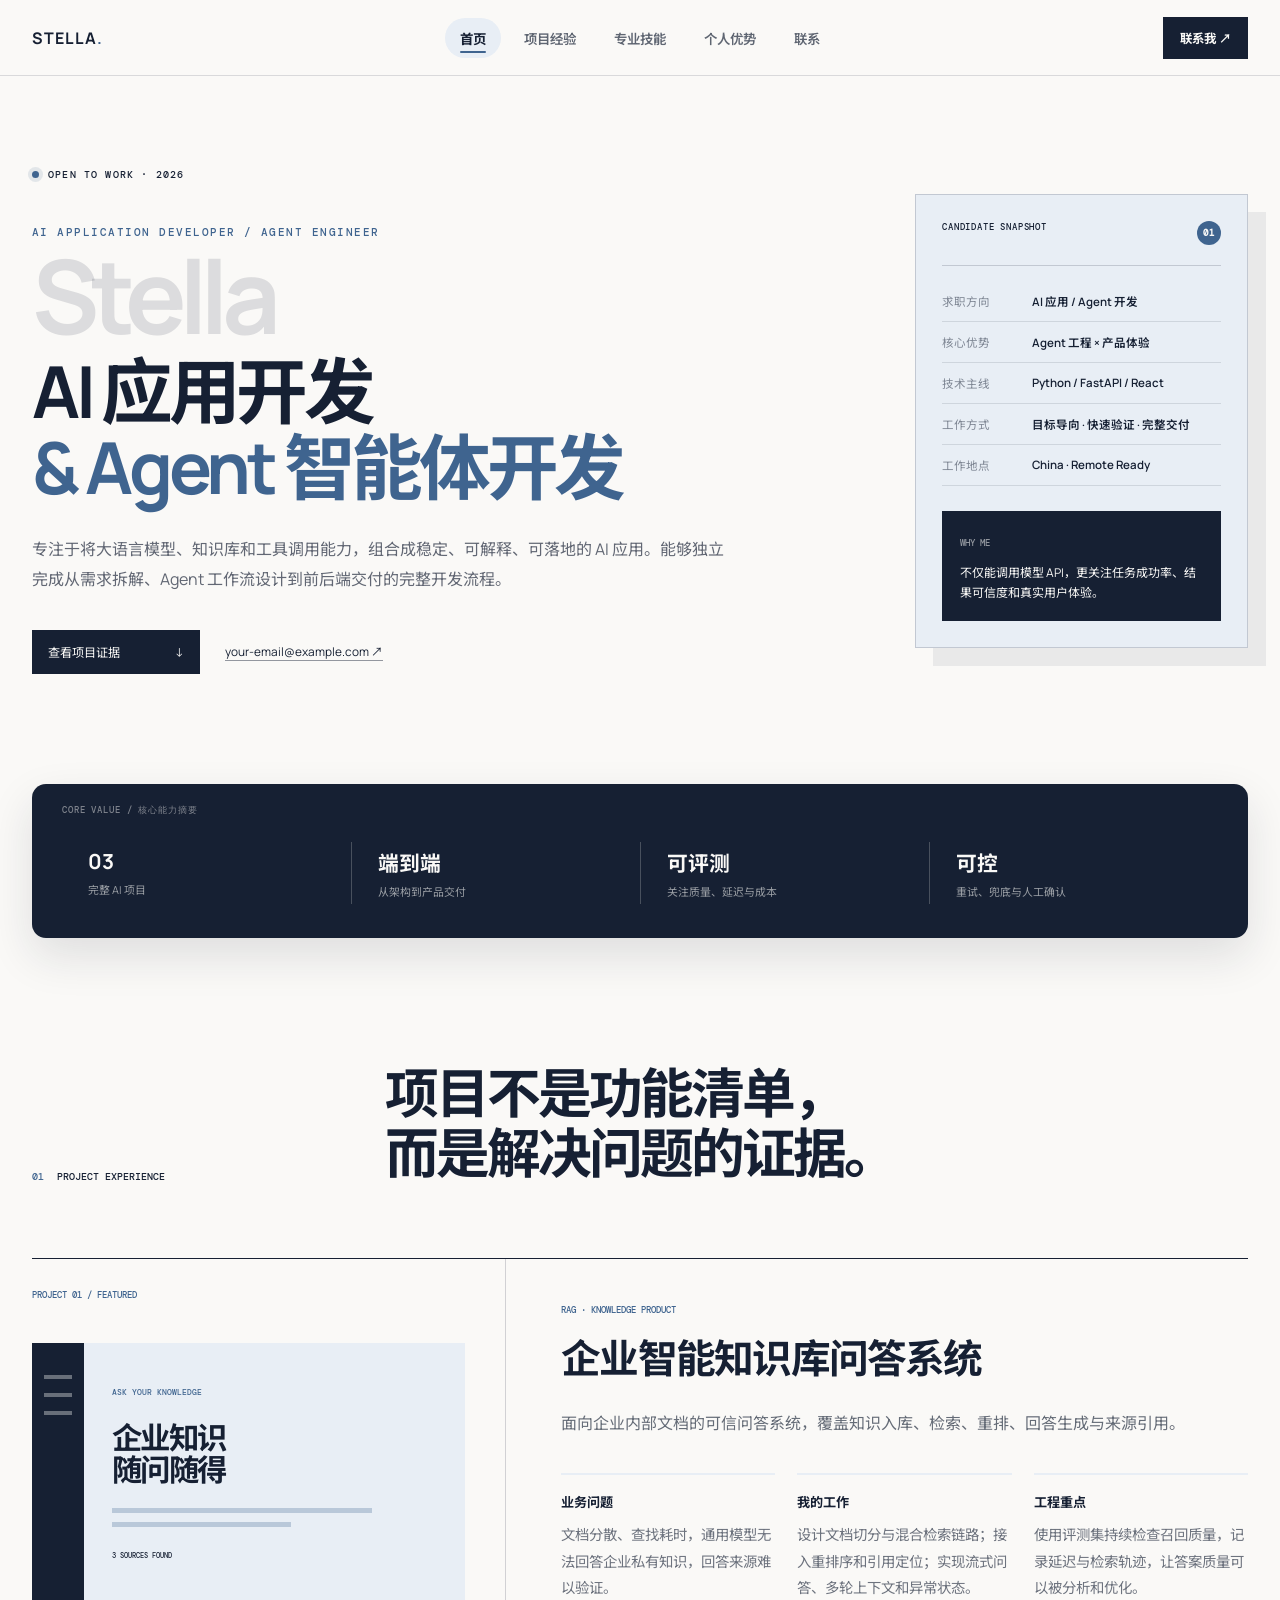
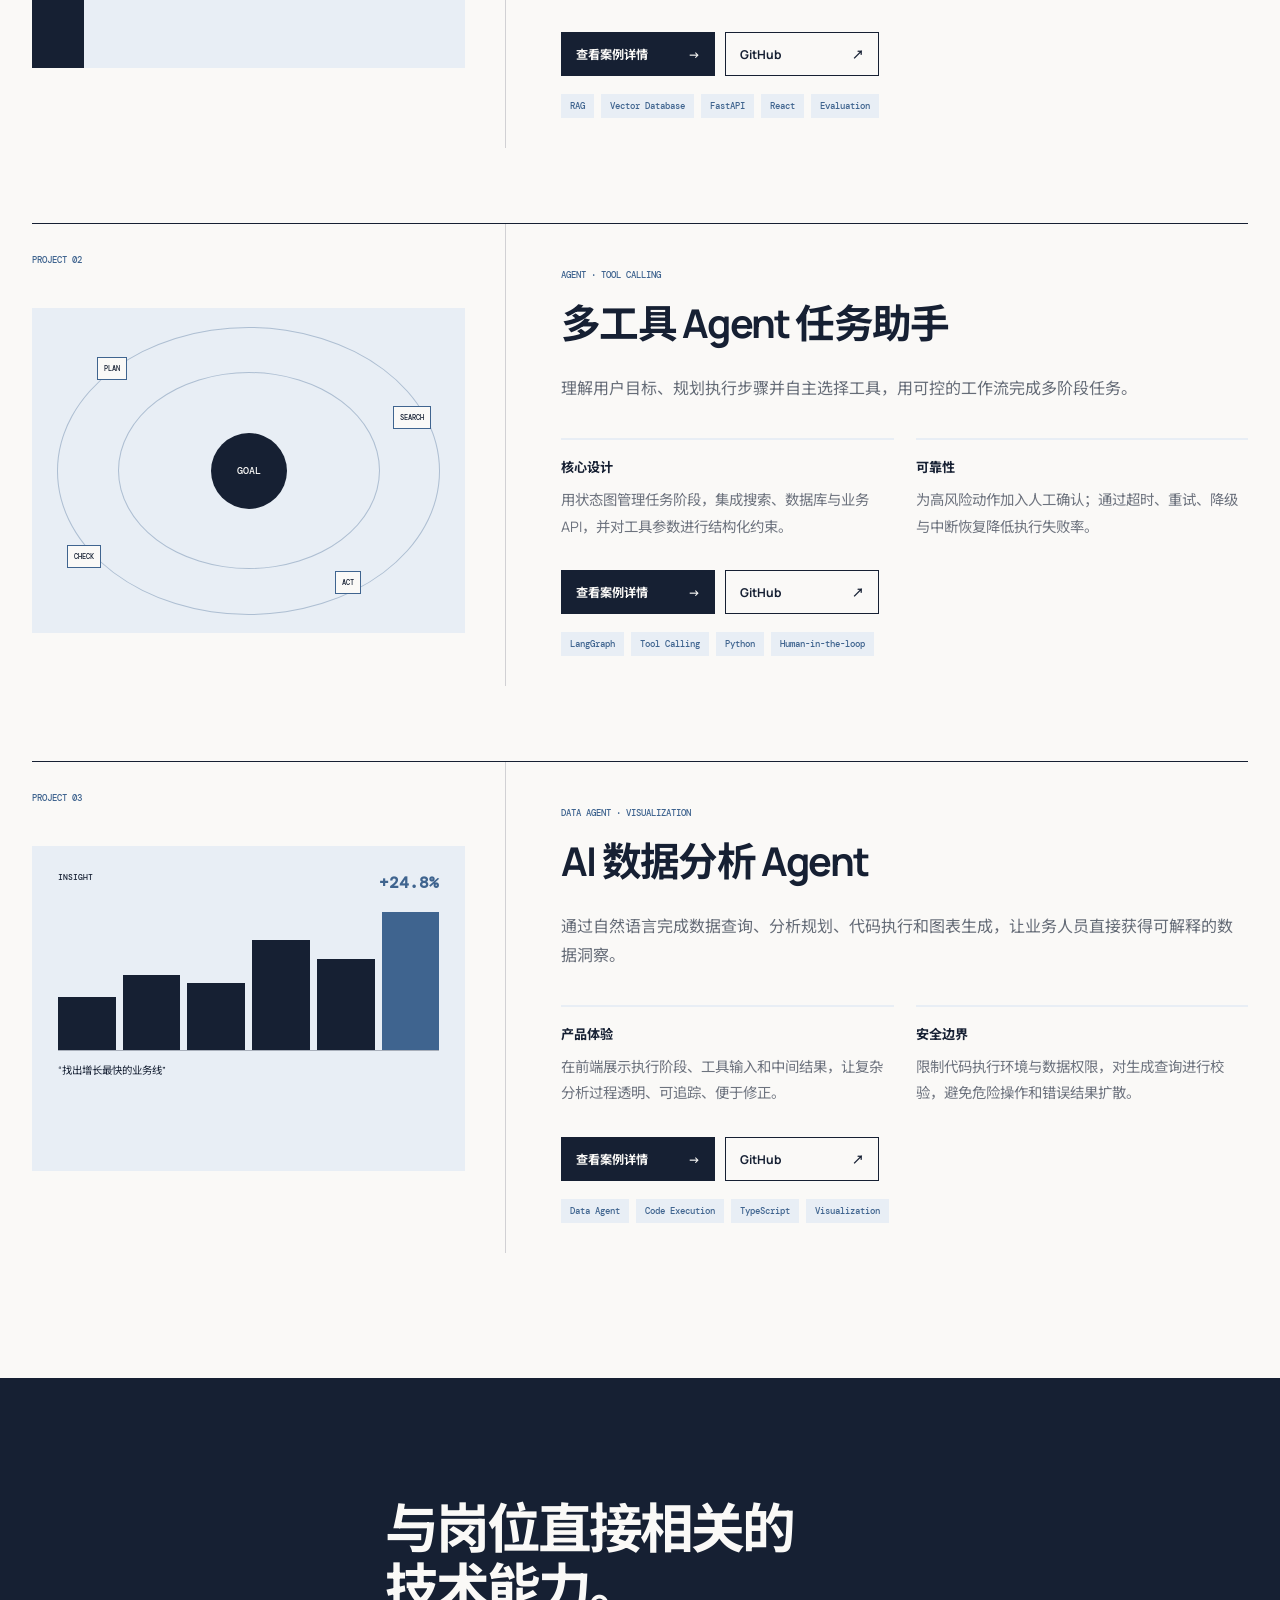
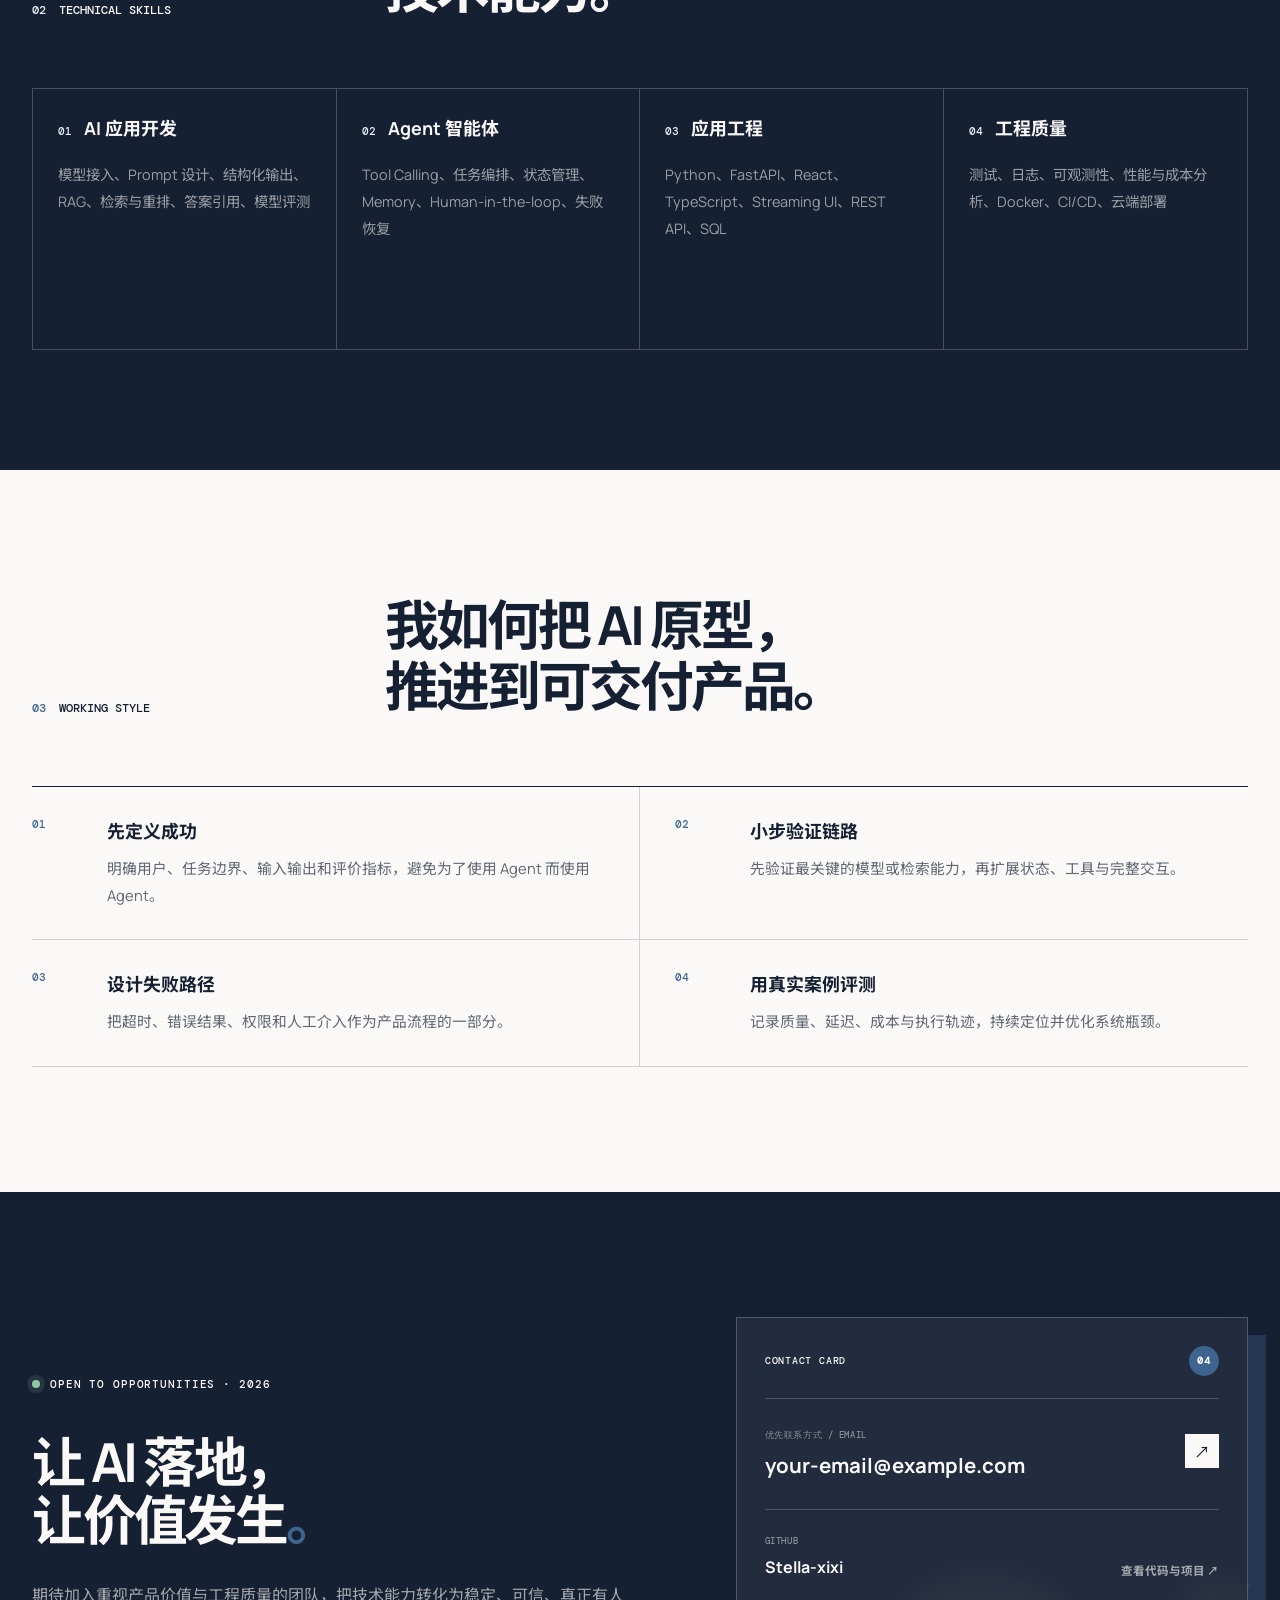
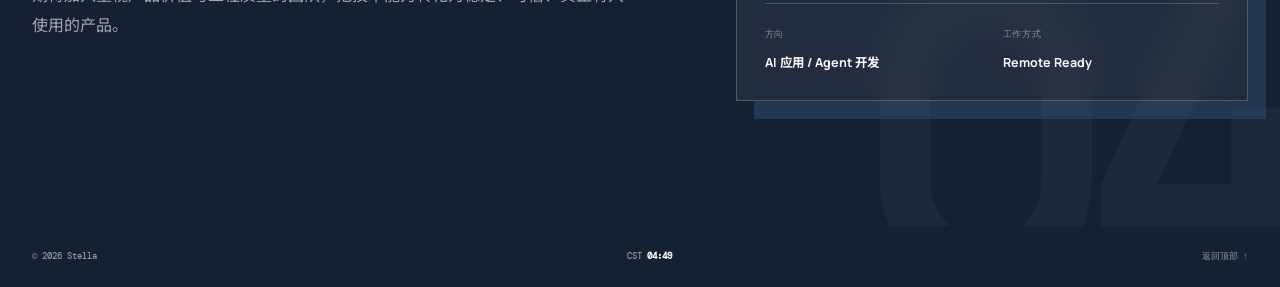
<file: index.html>
<!doctype html>
<html lang="zh-CN">
<head>
  <meta charset="UTF-8">
  <meta name="viewport" content="width=device-width, initial-scale=1">
  <meta name="description" content="Stella｜AI 应用开发与 Agent 智能体开发求职简历">
  <meta name="theme-color" content="#162033">
  <title>Stella｜AI 应用开发 / Agent 智能体开发</title>
  <link rel="preconnect" href="https://fonts.googleapis.com">
  <link rel="preconnect" href="https://fonts.gstatic.com" crossorigin>
  <link href="https://fonts.googleapis.com/css2?family=DM+Mono:wght@400;500&family=Manrope:wght@500;600;700&family=Noto+Sans+SC:wght@400;500;600;700&display=swap" rel="stylesheet">
  <link rel="stylesheet" href="style.css">
</head>
<body>
  <header class="topbar">
    <a class="logo" href="#top">STELLA<span>.</span></a>
    <nav aria-label="页面导航">
      <a href="#top">首页</a>
      <a href="#projects">项目经验</a>
      <a href="#skills">专业技能</a>
      <a href="#about">个人优势</a>
      <a href="#contact">联系</a>
    </nav>
    <a class="top-contact" href="mailto:your-email@example.com">联系我 ↗</a>
  </header>

  <main id="top">
    <section class="hero">
      <div class="hero-main reveal">
        <p class="status"><i></i> OPEN TO WORK · 2026</p>
        <p class="role">AI APPLICATION DEVELOPER / AGENT ENGINEER</p>
        <h1>Stella</h1>
        <h2>AI 应用开发<br><span>& Agent 智能体开发</span></h2>
        <p class="summary">专注于将大语言模型、知识库和工具调用能力，组合成稳定、可解释、可落地的 AI 应用。能够独立完成从需求拆解、Agent 工作流设计到前后端交付的完整开发流程。</p>
        <div class="hero-actions">
          <a class="primary-button" href="#projects">查看项目证据 <span>↓</span></a>
          <a class="text-button" href="mailto:your-email@example.com">your-email@example.com ↗</a>
        </div>
      </div>

      <aside class="candidate-card reveal" aria-label="候选人信息摘要">
        <div class="card-head"><span>CANDIDATE SNAPSHOT</span><b>01</b></div>
        <dl>
          <div><dt>求职方向</dt><dd>AI 应用 / Agent 开发</dd></div>
          <div><dt>核心优势</dt><dd>Agent 工程 × 产品体验</dd></div>
          <div><dt>技术主线</dt><dd>Python / FastAPI / React</dd></div>
          <div><dt>工作方式</dt><dd>目标导向 · 快速验证 · 完整交付</dd></div>
          <div><dt>工作地点</dt><dd>China · Remote Ready</dd></div>
        </dl>
        <div class="card-note">
          <span>WHY ME</span>
          <p>不仅能调用模型 API，更关注任务成功率、结果可信度和真实用户体验。</p>
        </div>
      </aside>
    </section>

    <section class="proof-strip">
      <div><strong>03</strong><span>完整 AI 项目</span></div>
      <div><strong>端到端</strong><span>从架构到产品交付</span></div>
      <div><strong>可评测</strong><span>关注质量、延迟与成本</span></div>
      <div><strong>可控</strong><span>重试、兜底与人工确认</span></div>
    </section>

    <section class="projects section-shell" id="projects">
      <header class="section-header reveal">
        <div><span>01</span><p>PROJECT EXPERIENCE</p></div>
        <h2>项目不是功能清单，<br>而是解决问题的证据。</h2>
      </header>

      <article class="case featured reveal">
        <div class="case-aside">
          <span class="case-no">PROJECT 01 / FEATURED</span>
          <div class="mini-ui knowledge-ui">
            <div class="ui-side"><i></i><i></i><i></i></div>
            <div class="ui-body"><b>ASK YOUR KNOWLEDGE</b><h3>企业知识<br>随问随得</h3><span></span><span></span><small>3 SOURCES FOUND</small></div>
          </div>
        </div>
        <div class="case-content">
          <div class="case-title"><p>RAG · KNOWLEDGE PRODUCT</p><h3>企业智能知识库问答系统</h3></div>
          <p class="case-intro">面向企业内部文档的可信问答系统，覆盖知识入库、检索、重排、回答生成与来源引用。</p>
          <div class="case-evidence">
            <div><span>业务问题</span><p>文档分散、查找耗时，通用模型无法回答企业私有知识，回答来源难以验证。</p></div>
            <div><span>我的工作</span><p>设计文档切分与混合检索链路；接入重排序和引用定位；实现流式问答、多轮上下文和异常状态。</p></div>
            <div><span>工程重点</span><p>使用评测集持续检查召回质量，记录延迟与检索轨迹，让答案质量可以被分析和优化。</p></div>
          </div>
          <div class="case-actions">
            <a class="case-detail-link" href="project-rag.html">查看案例详情 <span>→</span></a>
            <a class="case-github-link" href="https://github.com/Stella-xixi?tab=repositories" target="_blank" rel="noopener noreferrer">GitHub <span>↗</span></a>
          </div>
          <ul class="tags"><li>RAG</li><li>Vector Database</li><li>FastAPI</li><li>React</li><li>Evaluation</li></ul>
        </div>
      </article>

      <article class="case reveal">
        <div class="case-aside">
          <span class="case-no">PROJECT 02</span>
          <div class="mini-ui agent-ui">
            <div class="agent-center">GOAL</div>
            <i class="p1">PLAN</i><i class="p2">SEARCH</i><i class="p3">ACT</i><i class="p4">CHECK</i>
          </div>
        </div>
        <div class="case-content">
          <div class="case-title"><p>AGENT · TOOL CALLING</p><h3>多工具 Agent 任务助手</h3></div>
          <p class="case-intro">理解用户目标、规划执行步骤并自主选择工具，用可控的工作流完成多阶段任务。</p>
          <div class="case-evidence">
            <div><span>核心设计</span><p>用状态图管理任务阶段，集成搜索、数据库与业务 API，并对工具参数进行结构化约束。</p></div>
            <div><span>可靠性</span><p>为高风险动作加入人工确认；通过超时、重试、降级与中断恢复降低执行失败率。</p></div>
          </div>
          <div class="case-actions">
            <a class="case-detail-link" href="project-agent.html">查看案例详情 <span>→</span></a>
            <a class="case-github-link" href="https://github.com/Stella-xixi?tab=repositories" target="_blank" rel="noopener noreferrer">GitHub <span>↗</span></a>
          </div>
          <ul class="tags"><li>LangGraph</li><li>Tool Calling</li><li>Python</li><li>Human-in-the-loop</li></ul>
        </div>
      </article>

      <article class="case reveal">
        <div class="case-aside">
          <span class="case-no">PROJECT 03</span>
          <div class="mini-ui data-ui">
            <div><span>INSIGHT</span><b>+24.8%</b></div>
            <div class="bars"><i style="--h:34%"></i><i style="--h:48%"></i><i style="--h:43%"></i><i style="--h:70%"></i><i style="--h:58%"></i><i style="--h:88%"></i></div>
            <p>“找出增长最快的业务线”</p>
          </div>
        </div>
        <div class="case-content">
          <div class="case-title"><p>DATA AGENT · VISUALIZATION</p><h3>AI 数据分析 Agent</h3></div>
          <p class="case-intro">通过自然语言完成数据查询、分析规划、代码执行和图表生成，让业务人员直接获得可解释的数据洞察。</p>
          <div class="case-evidence">
            <div><span>产品体验</span><p>在前端展示执行阶段、工具输入和中间结果，让复杂分析过程透明、可追踪、便于修正。</p></div>
            <div><span>安全边界</span><p>限制代码执行环境与数据权限，对生成查询进行校验，避免危险操作和错误结果扩散。</p></div>
          </div>
          <div class="case-actions">
            <a class="case-detail-link" href="project-data-agent.html">查看案例详情 <span>→</span></a>
            <a class="case-github-link" href="https://github.com/Stella-xixi?tab=repositories" target="_blank" rel="noopener noreferrer">GitHub <span>↗</span></a>
          </div>
          <ul class="tags"><li>Data Agent</li><li>Code Execution</li><li>TypeScript</li><li>Visualization</li></ul>
        </div>
      </article>
    </section>

    <section class="skills" id="skills">
      <div class="section-shell">
        <header class="section-header light reveal">
          <div><span>02</span><p>TECHNICAL SKILLS</p></div>
          <h2>与岗位直接相关的<br>技术能力。</h2>
        </header>
        <div class="skill-grid">
          <article class="reveal"><div class="skill-card-title"><span>01</span><h3>AI 应用开发</h3></div><p>模型接入、Prompt 设计、结构化输出、RAG、检索与重排、答案引用、模型评测</p></article>
          <article class="reveal"><div class="skill-card-title"><span>02</span><h3>Agent 智能体</h3></div><p>Tool Calling、任务编排、状态管理、Memory、Human-in-the-loop、失败恢复</p></article>
          <article class="reveal"><div class="skill-card-title"><span>03</span><h3>应用工程</h3></div><p>Python、FastAPI、React、TypeScript、Streaming UI、REST API、SQL</p></article>
          <article class="reveal"><div class="skill-card-title"><span>04</span><h3>工程质量</h3></div><p>测试、日志、可观测性、性能与成本分析、Docker、CI/CD、云端部署</p></article>
        </div>
      </div>
    </section>

    <section class="about section-shell" id="about">
      <header class="section-header reveal">
        <div><span>03</span><p>WORKING STYLE</p></div>
        <h2>我如何把 AI 原型，<br>推进到可交付产品。</h2>
      </header>
      <div class="process">
        <article class="reveal"><b>01</b><div><h3>先定义成功</h3><p>明确用户、任务边界、输入输出和评价指标，避免为了使用 Agent 而使用 Agent。</p></div></article>
        <article class="reveal"><b>02</b><div><h3>小步验证链路</h3><p>先验证最关键的模型或检索能力，再扩展状态、工具与完整交互。</p></div></article>
        <article class="reveal"><b>03</b><div><h3>设计失败路径</h3><p>把超时、错误结果、权限和人工介入作为产品流程的一部分。</p></div></article>
        <article class="reveal"><b>04</b><div><h3>用真实案例评测</h3><p>记录质量、延迟、成本与执行轨迹，持续定位并优化系统瓶颈。</p></div></article>
      </div>
    </section>

    <section class="contact" id="contact" data-nav-section>
      <div class="contact-intro">
        <p class="contact-status"><i></i> OPEN TO OPPORTUNITIES · 2026</p>
        <h2>
          <span>让 AI 落地，</span>
          <span>让价值发生<em>。</em></span>
        </h2>
        <p class="contact-copy">期待加入重视产品价值与工程质量的团队，把技术能力转化为稳定、可信、真正有人使用的产品。</p>
      </div>
      <aside class="contact-card" aria-label="联系方式">
        <div class="contact-card-head"><span>CONTACT CARD</span><b>04</b></div>
        <a class="contact-email" href="mailto:your-email@example.com">
          <small>优先联系方式 / EMAIL</small>
          <strong>your-email@example.com</strong>
          <span>↗</span>
        </a>
        <a class="contact-github" href="https://github.com/Stella-xixi" target="_blank" rel="noopener noreferrer">
          <span><small>GITHUB</small><strong>Stella-xixi</strong></span>
          <b>查看代码与项目 ↗</b>
        </a>
        <div class="contact-meta">
          <div><small>方向</small><strong>AI 应用 / Agent 开发</strong></div>
          <div><small>工作方式</small><strong>Remote Ready</strong></div>
        </div>
      </aside>
    </section>
  </main>

  <footer><span>© <span id="year"></span> Stella</span><span>CST <b id="local-time">--:--</b></span><a href="#top">返回顶部 ↑</a></footer>
  <script src="script.js"></script>
</body>
</html>
</file>
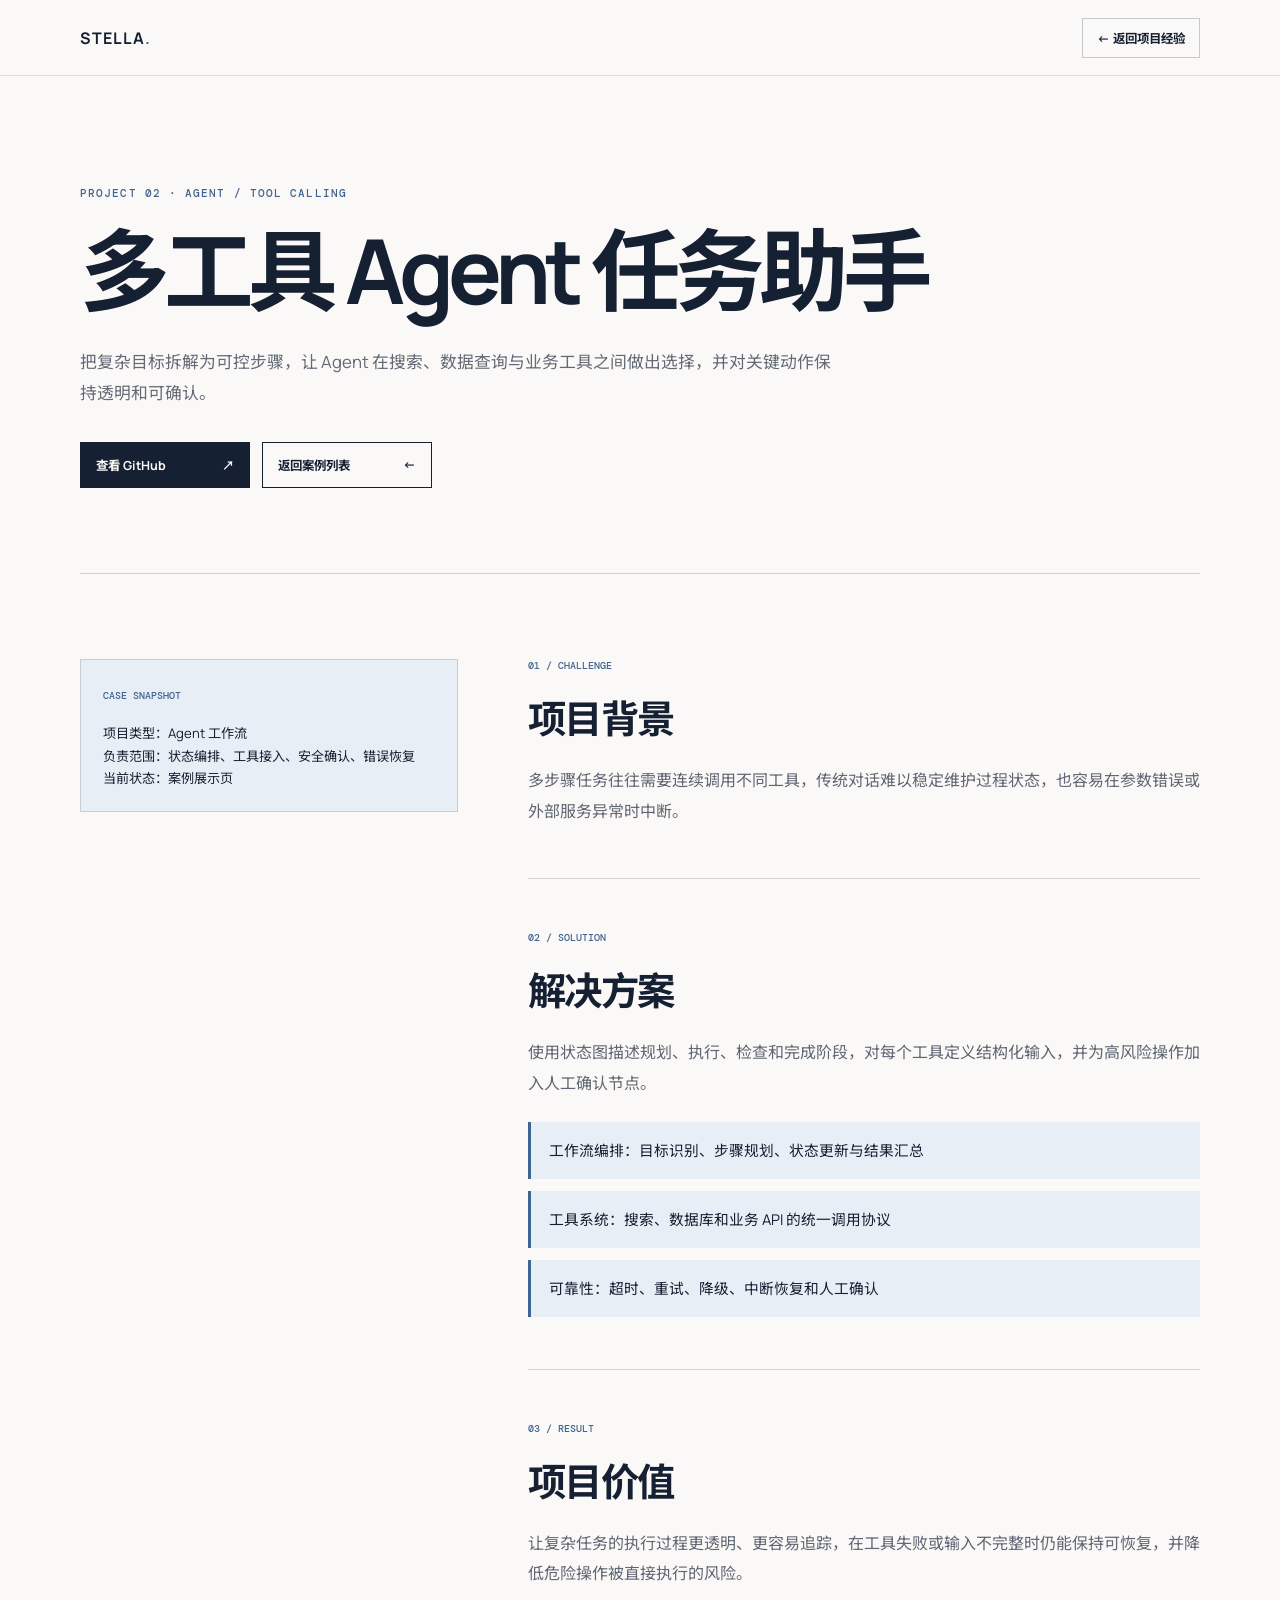
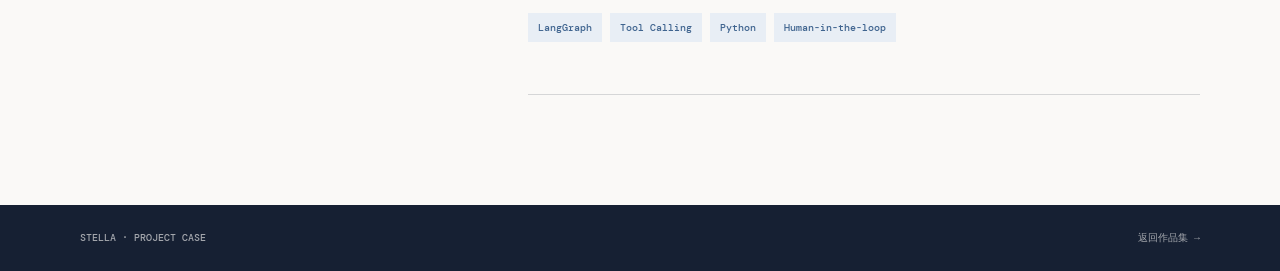
<file: project-agent.html>
<!doctype html>
<html lang="zh-CN">
<head>
  <meta charset="UTF-8">
  <meta name="viewport" content="width=device-width, initial-scale=1">
  <meta name="description" content="多工具 Agent 任务助手案例详情">
  <title>多工具 Agent 任务助手｜Stella</title>
  <link rel="preconnect" href="https://fonts.googleapis.com">
  <link rel="preconnect" href="https://fonts.gstatic.com" crossorigin>
  <link href="https://fonts.googleapis.com/css2?family=DM+Mono:wght@400;500&family=Manrope:wght@500;600;700&family=Noto+Sans+SC:wght@400;500;600;700&display=swap" rel="stylesheet">
  <link rel="stylesheet" href="detail.css">
</head>
<body>
  <header class="detail-topbar"><a class="detail-logo" href="index.html#top">STELLA<span>.</span></a><a class="back-link" href="index.html#projects">← 返回项目经验</a></header>
  <main class="detail-main">
    <section class="detail-hero">
      <p class="eyebrow">PROJECT 02 · AGENT / TOOL CALLING</p>
      <h1>多工具 Agent 任务助手</h1>
      <p class="detail-summary">把复杂目标拆解为可控步骤，让 Agent 在搜索、数据查询与业务工具之间做出选择，并对关键动作保持透明和可确认。</p>
      <div class="detail-actions"><a class="primary" href="https://github.com/Stella-xixi?tab=repositories" target="_blank" rel="noopener noreferrer">查看 GitHub <span>↗</span></a><a href="index.html#projects">返回案例列表 <span>←</span></a></div>
    </section>
    <div class="detail-grid">
      <aside class="detail-index"><span>CASE SNAPSHOT</span><p>项目类型：Agent 工作流<br>负责范围：状态编排、工具接入、安全确认、错误恢复<br>当前状态：案例展示页</p></aside>
      <article class="detail-content">
        <section><span class="section-no">01 / CHALLENGE</span><h2>项目背景</h2><p>多步骤任务往往需要连续调用不同工具，传统对话难以稳定维护过程状态，也容易在参数错误或外部服务异常时中断。</p></section>
        <section><span class="section-no">02 / SOLUTION</span><h2>解决方案</h2><p>使用状态图描述规划、执行、检查和完成阶段，对每个工具定义结构化输入，并为高风险操作加入人工确认节点。</p><ul class="detail-list"><li>工作流编排：目标识别、步骤规划、状态更新与结果汇总</li><li>工具系统：搜索、数据库和业务 API 的统一调用协议</li><li>可靠性：超时、重试、降级、中断恢复和人工确认</li></ul></section>
        <section><span class="section-no">03 / RESULT</span><h2>项目价值</h2><p>让复杂任务的执行过程更透明、更容易追踪，在工具失败或输入不完整时仍能保持可恢复，并降低危险操作被直接执行的风险。</p><div class="detail-tags"><span>LangGraph</span><span>Tool Calling</span><span>Python</span><span>Human-in-the-loop</span></div></section>
      </article>
    </div>
  </main>
  <footer class="detail-footer"><span>STELLA · PROJECT CASE</span><a href="index.html#projects">返回作品集 →</a></footer>
</body>
</html>
</file>
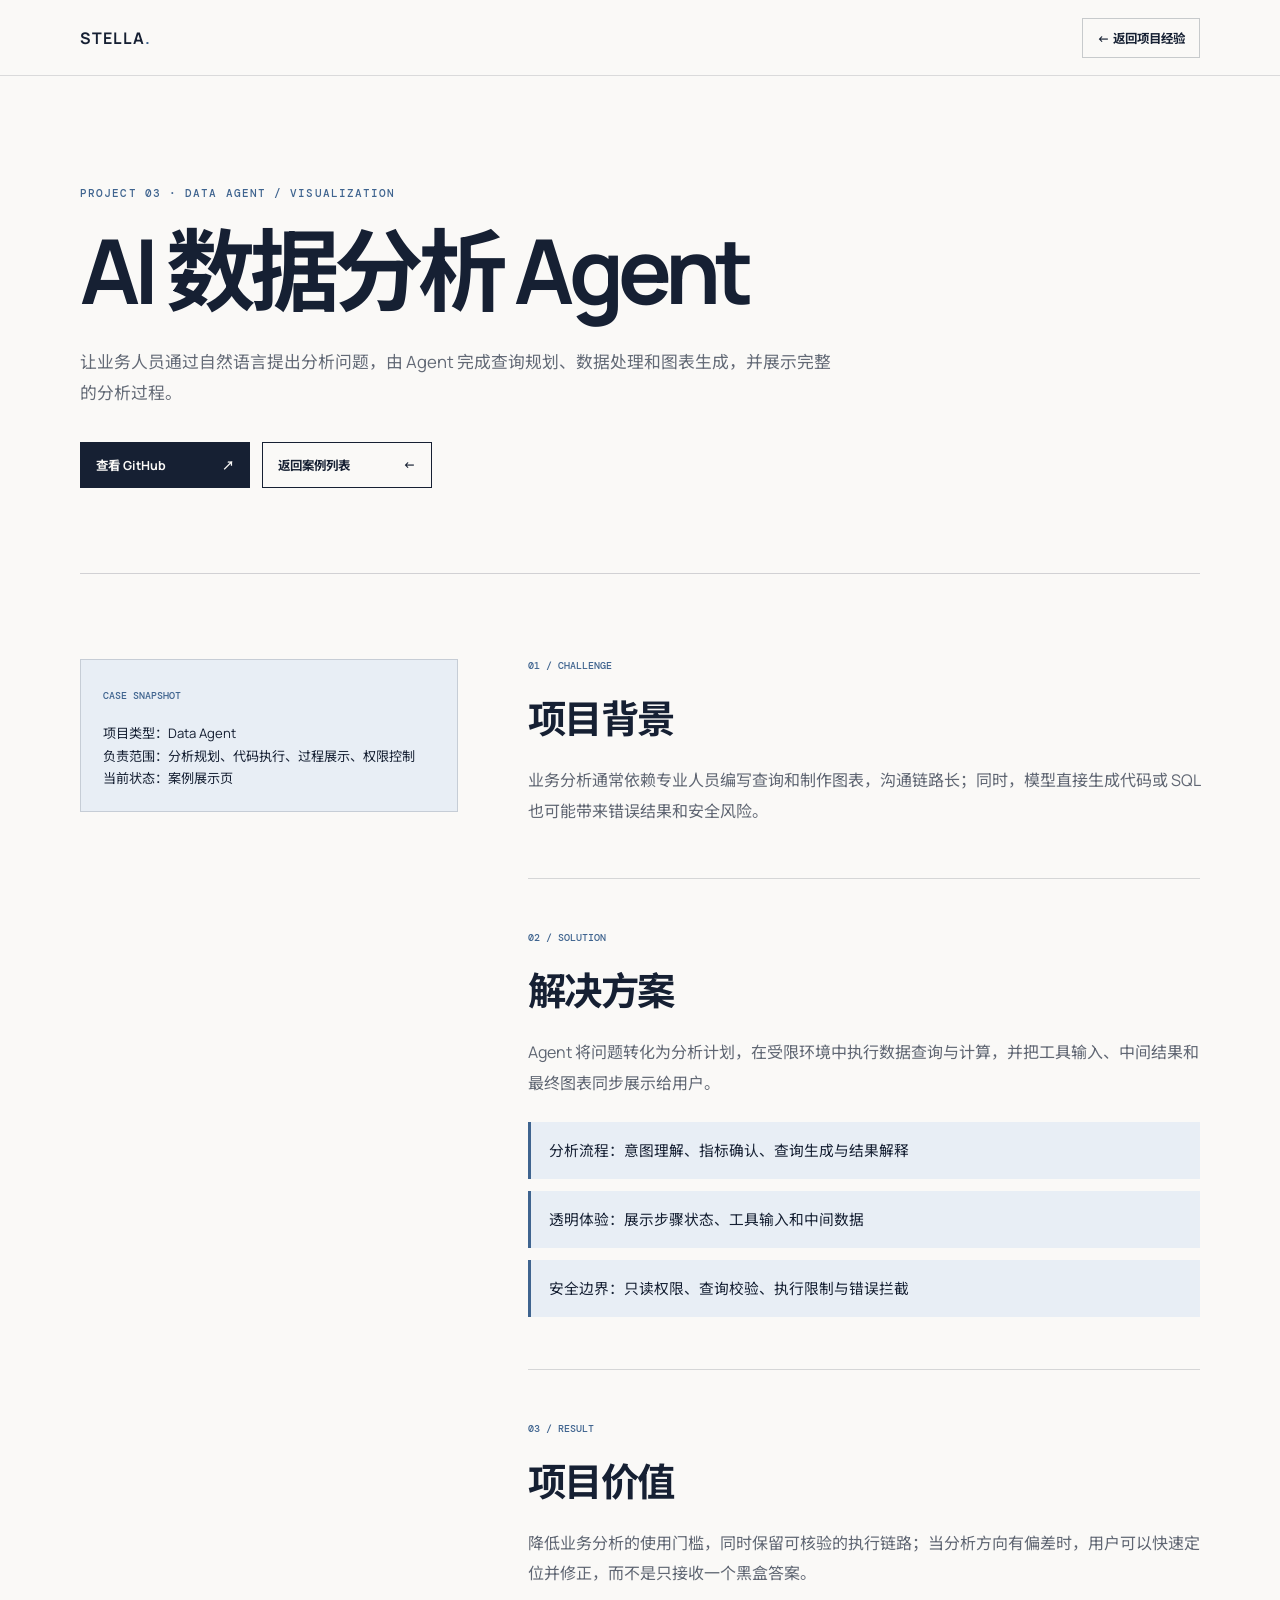
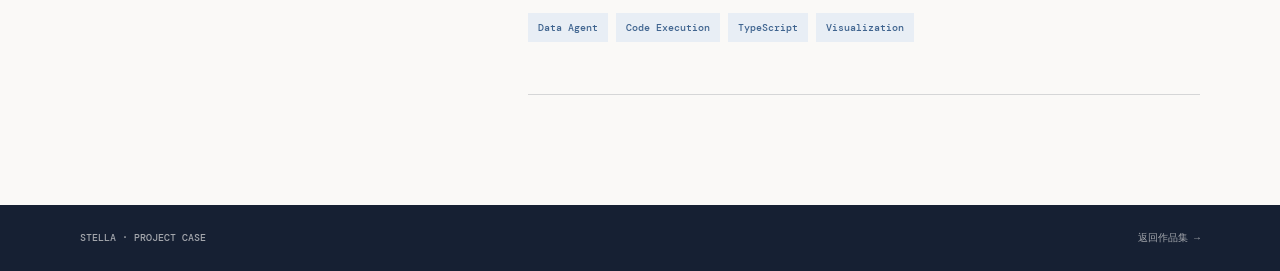
<file: project-data-agent.html>
<!doctype html>
<html lang="zh-CN">
<head>
  <meta charset="UTF-8">
  <meta name="viewport" content="width=device-width, initial-scale=1">
  <meta name="description" content="AI 数据分析 Agent 案例详情">
  <title>AI 数据分析 Agent｜Stella</title>
  <link rel="preconnect" href="https://fonts.googleapis.com">
  <link rel="preconnect" href="https://fonts.gstatic.com" crossorigin>
  <link href="https://fonts.googleapis.com/css2?family=DM+Mono:wght@400;500&family=Manrope:wght@500;600;700&family=Noto+Sans+SC:wght@400;500;600;700&display=swap" rel="stylesheet">
  <link rel="stylesheet" href="detail.css">
</head>
<body>
  <header class="detail-topbar"><a class="detail-logo" href="index.html#top">STELLA<span>.</span></a><a class="back-link" href="index.html#projects">← 返回项目经验</a></header>
  <main class="detail-main">
    <section class="detail-hero">
      <p class="eyebrow">PROJECT 03 · DATA AGENT / VISUALIZATION</p>
      <h1>AI 数据分析 Agent</h1>
      <p class="detail-summary">让业务人员通过自然语言提出分析问题，由 Agent 完成查询规划、数据处理和图表生成，并展示完整的分析过程。</p>
      <div class="detail-actions"><a class="primary" href="https://github.com/Stella-xixi?tab=repositories" target="_blank" rel="noopener noreferrer">查看 GitHub <span>↗</span></a><a href="index.html#projects">返回案例列表 <span>←</span></a></div>
    </section>
    <div class="detail-grid">
      <aside class="detail-index"><span>CASE SNAPSHOT</span><p>项目类型：Data Agent<br>负责范围：分析规划、代码执行、过程展示、权限控制<br>当前状态：案例展示页</p></aside>
      <article class="detail-content">
        <section><span class="section-no">01 / CHALLENGE</span><h2>项目背景</h2><p>业务分析通常依赖专业人员编写查询和制作图表，沟通链路长；同时，模型直接生成代码或 SQL 也可能带来错误结果和安全风险。</p></section>
        <section><span class="section-no">02 / SOLUTION</span><h2>解决方案</h2><p>Agent 将问题转化为分析计划，在受限环境中执行数据查询与计算，并把工具输入、中间结果和最终图表同步展示给用户。</p><ul class="detail-list"><li>分析流程：意图理解、指标确认、查询生成与结果解释</li><li>透明体验：展示步骤状态、工具输入和中间数据</li><li>安全边界：只读权限、查询校验、执行限制与错误拦截</li></ul></section>
        <section><span class="section-no">03 / RESULT</span><h2>项目价值</h2><p>降低业务分析的使用门槛，同时保留可核验的执行链路；当分析方向有偏差时，用户可以快速定位并修正，而不是只接收一个黑盒答案。</p><div class="detail-tags"><span>Data Agent</span><span>Code Execution</span><span>TypeScript</span><span>Visualization</span></div></section>
      </article>
    </div>
  </main>
  <footer class="detail-footer"><span>STELLA · PROJECT CASE</span><a href="index.html#projects">返回作品集 →</a></footer>
</body>
</html>
</file>
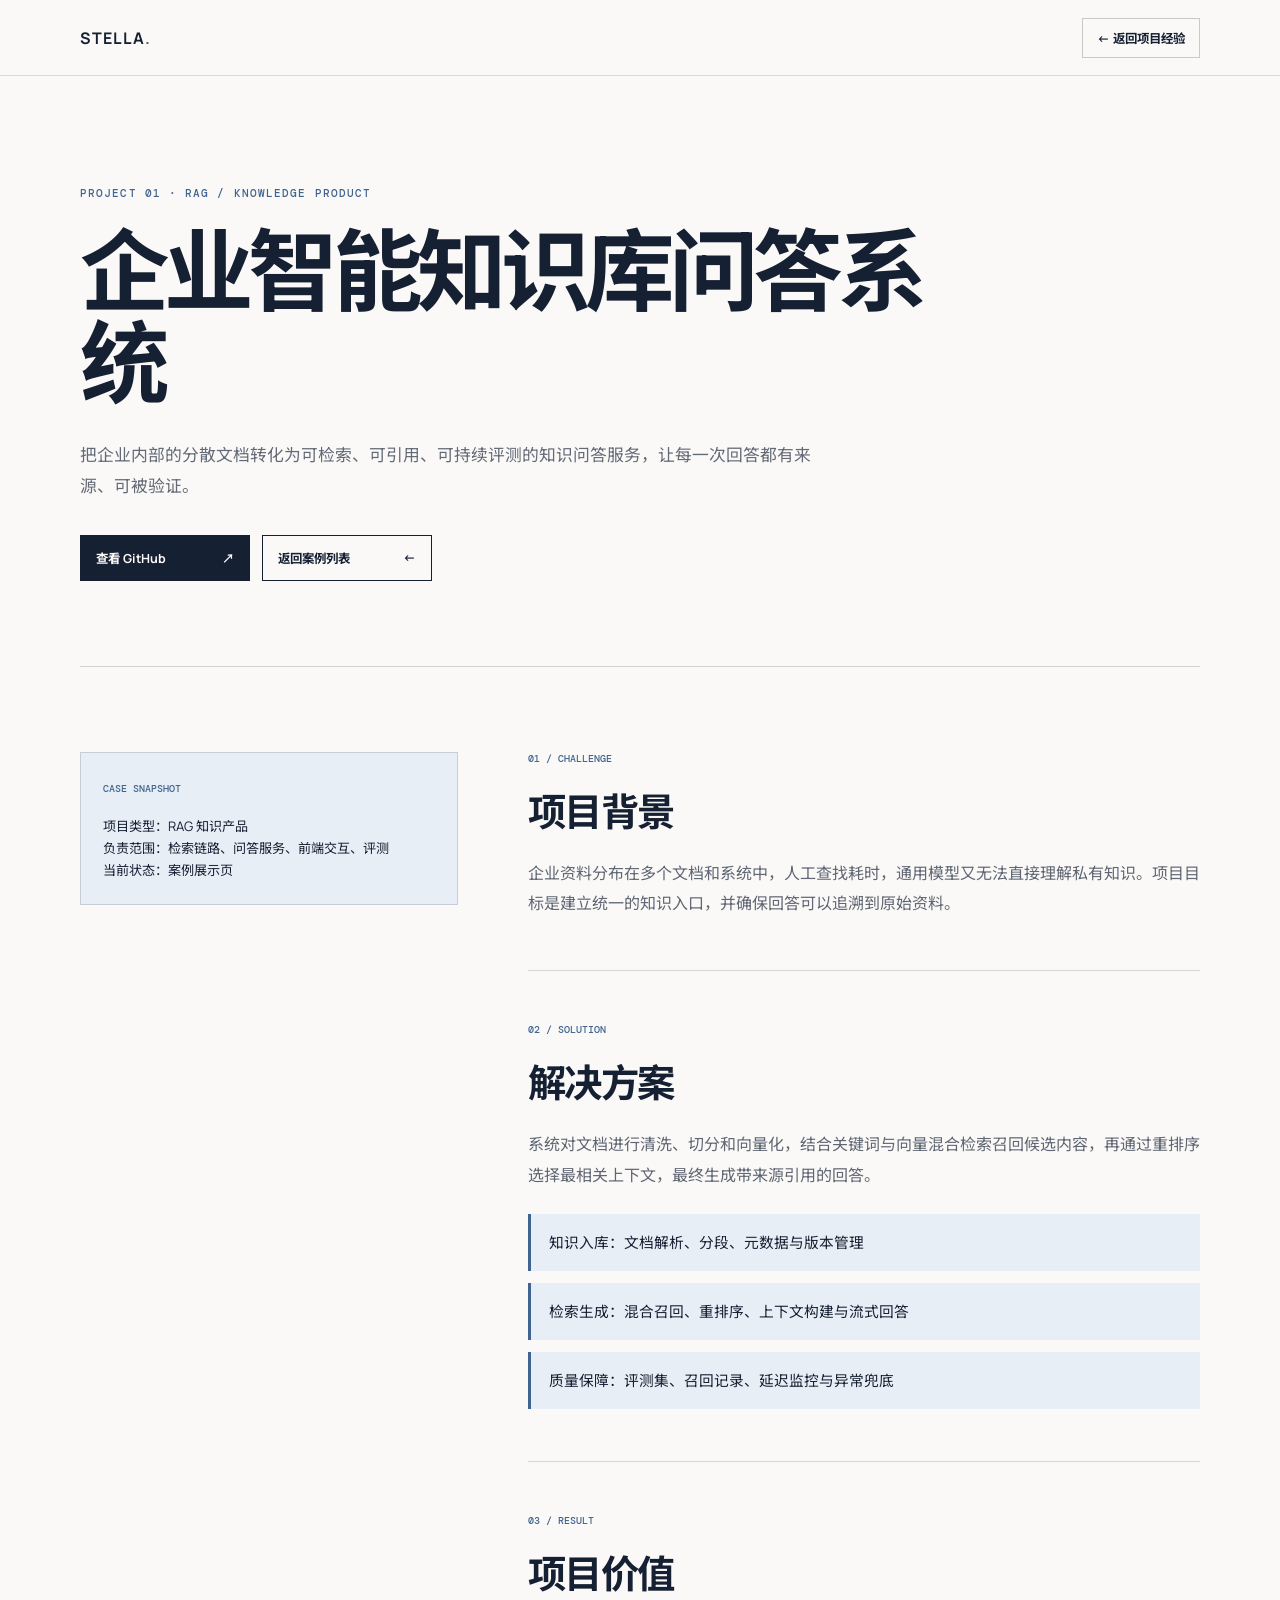
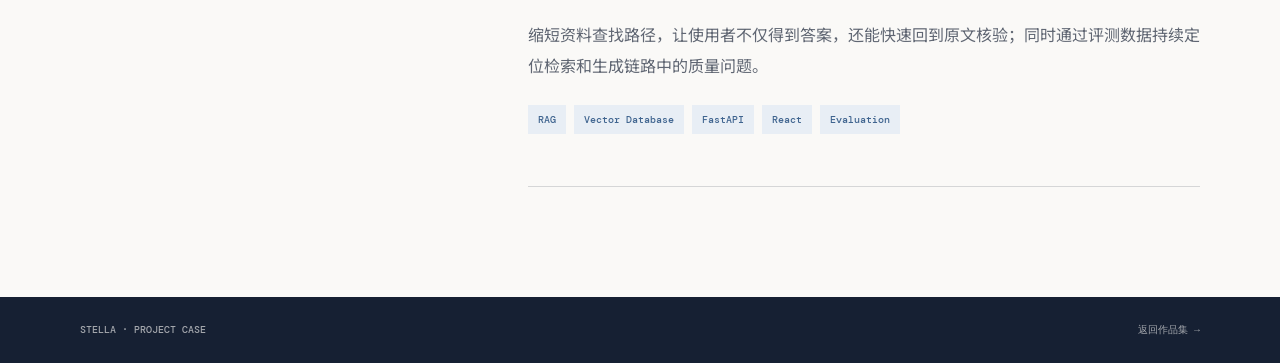
<file: project-rag.html>
<!doctype html>
<html lang="zh-CN">
<head>
  <meta charset="UTF-8">
  <meta name="viewport" content="width=device-width, initial-scale=1">
  <meta name="description" content="企业智能知识库问答系统案例详情">
  <title>企业智能知识库问答系统｜Stella</title>
  <link rel="preconnect" href="https://fonts.googleapis.com">
  <link rel="preconnect" href="https://fonts.gstatic.com" crossorigin>
  <link href="https://fonts.googleapis.com/css2?family=DM+Mono:wght@400;500&family=Manrope:wght@500;600;700&family=Noto+Sans+SC:wght@400;500;600;700&display=swap" rel="stylesheet">
  <link rel="stylesheet" href="detail.css">
</head>
<body>
  <header class="detail-topbar">
    <a class="detail-logo" href="index.html#top">STELLA<span>.</span></a>
    <a class="back-link" href="index.html#projects">← 返回项目经验</a>
  </header>
  <main class="detail-main">
    <section class="detail-hero">
      <p class="eyebrow">PROJECT 01 · RAG / KNOWLEDGE PRODUCT</p>
      <h1>企业智能知识库问答系统</h1>
      <p class="detail-summary">把企业内部的分散文档转化为可检索、可引用、可持续评测的知识问答服务，让每一次回答都有来源、可被验证。</p>
      <div class="detail-actions">
        <a class="primary" href="https://github.com/Stella-xixi?tab=repositories" target="_blank" rel="noopener noreferrer">查看 GitHub <span>↗</span></a>
        <a href="index.html#projects">返回案例列表 <span>←</span></a>
      </div>
    </section>
    <div class="detail-grid">
      <aside class="detail-index"><span>CASE SNAPSHOT</span><p>项目类型：RAG 知识产品<br>负责范围：检索链路、问答服务、前端交互、评测<br>当前状态：案例展示页</p></aside>
      <article class="detail-content">
        <section><span class="section-no">01 / CHALLENGE</span><h2>项目背景</h2><p>企业资料分布在多个文档和系统中，人工查找耗时，通用模型又无法直接理解私有知识。项目目标是建立统一的知识入口，并确保回答可以追溯到原始资料。</p></section>
        <section><span class="section-no">02 / SOLUTION</span><h2>解决方案</h2><p>系统对文档进行清洗、切分和向量化，结合关键词与向量混合检索召回候选内容，再通过重排序选择最相关上下文，最终生成带来源引用的回答。</p><ul class="detail-list"><li>知识入库：文档解析、分段、元数据与版本管理</li><li>检索生成：混合召回、重排序、上下文构建与流式回答</li><li>质量保障：评测集、召回记录、延迟监控与异常兜底</li></ul></section>
        <section><span class="section-no">03 / RESULT</span><h2>项目价值</h2><p>缩短资料查找路径，让使用者不仅得到答案，还能快速回到原文核验；同时通过评测数据持续定位检索和生成链路中的质量问题。</p><div class="detail-tags"><span>RAG</span><span>Vector Database</span><span>FastAPI</span><span>React</span><span>Evaluation</span></div></section>
      </article>
    </div>
  </main>
  <footer class="detail-footer"><span>STELLA · PROJECT CASE</span><a href="index.html#projects">返回作品集 →</a></footer>
</body>
</html>
</file>
<file: style.css>
:root{--ink:#162033;--blue:#3f648f;--mist:#e8eef5;--paper:#faf9f7;--max:1320px}
*{box-sizing:border-box}html{scroll-behavior:smooth;scroll-padding-top:90px}body{margin:0;min-width:320px;overflow-x:hidden;background:var(--paper);color:var(--ink);font-family:"Manrope","Noto Sans SC",sans-serif;-webkit-font-smoothing:antialiased}a{color:inherit;text-decoration:none}.section-shell{width:min(calc(100% - 64px),var(--max));margin-inline:auto}
.topbar{height:76px;position:sticky;top:0;z-index:20;display:grid;grid-template-columns:1fr auto 1fr;align-items:center;padding:0 max(32px,calc((100% - var(--max))/2));background:rgb(250 249 247/.96);border-bottom:1px solid rgb(22 32 51/.14);backdrop-filter:blur(16px)}.logo{font-weight:700;letter-spacing:.06em}.logo span{color:var(--blue)}.topbar nav{height:100%;display:flex;align-items:center;gap:8px}.topbar nav a{position:relative;display:flex;align-items:center;padding:10px 15px;border-radius:999px;color:rgb(22 32 51/.68);font-size:.84rem;font-weight:600;white-space:nowrap;transition:color .2s,background .2s,font-weight .2s}.topbar nav a:after{content:"";position:absolute;right:15px;bottom:5px;left:15px;height:2px;border-radius:2px;background:var(--blue);transform:scaleX(0);transform-origin:center;transition:transform .2s ease}.topbar nav a:hover{color:var(--blue);background:var(--mist)}.topbar nav a.active,.topbar nav a[aria-current="location"]{color:var(--ink);background:var(--mist);font-weight:700}.topbar nav a.active:after,.topbar nav a[aria-current="location"]:after{transform:scaleX(1)}.top-contact{justify-self:end;padding:10px 15px;color:var(--paper);background:var(--ink);border:2px solid var(--ink);font-size:.78rem;font-weight:700;transition:.2s}
.hero{min-height:690px;display:grid;grid-template-columns:1.5fr .65fr;gap:clamp(60px,9vw,145px);align-items:center;width:min(calc(100% - 64px),var(--max));margin:auto;padding:90px 0}.status{display:flex;align-items:center;gap:9px;margin:0 0 45px;font:500 .61rem "DM Mono",monospace;letter-spacing:.12em}.status i{width:7px;height:7px;background:var(--blue);border-radius:50%;box-shadow:0 0 0 4px rgb(63 100 143/.13)}.role{margin:0 0 16px;color:var(--blue);font:500 .66rem "DM Mono",monospace;letter-spacing:.14em}.hero h1{margin:0;color:rgb(22 32 51/.13);font-size:clamp(4rem,8vw,8.5rem);font-weight:700;letter-spacing:-.075em;line-height:.8}.hero h2{margin:16px 0 0;font-size:clamp(2.9rem,5.6vw,6rem);letter-spacing:-.06em;line-height:1.06}.hero h2 span{color:var(--blue)}.summary{max-width:700px;margin:30px 0 0;color:rgb(22 32 51/.67);font-size:1rem;line-height:1.85}.hero-actions{display:flex;flex-wrap:wrap;align-items:center;gap:25px;margin-top:35px}.primary-button{display:flex;justify-content:space-between;gap:55px;padding:13px 16px;color:var(--paper);background:var(--ink);font-size:.76rem}.text-button{font-size:.74rem;border-bottom:1px solid rgb(22 32 51/.45)}.candidate-card{padding:26px;border:1px solid rgb(22 32 51/.18);background:var(--mist);box-shadow:18px 18px 0 rgb(22 32 51/.07)}.card-head{display:flex;justify-content:space-between;padding-bottom:20px;border-bottom:1px solid rgb(22 32 51/.18);font:500 .57rem "DM Mono",monospace;letter-spacing:.09em}.card-head b{display:grid;place-items:center;width:24px;height:24px;color:var(--paper);background:var(--blue);border-radius:50%}.candidate-card dl{margin:15px 0}.candidate-card dl div{display:grid;grid-template-columns:75px 1fr;gap:15px;padding:12px 0;border-bottom:1px solid rgb(22 32 51/.12);font-size:.72rem}.candidate-card dt{color:rgb(22 32 51/.5)}.candidate-card dd{margin:0;font-weight:600}.card-note{margin-top:25px;padding:18px;color:var(--paper);background:var(--ink)}.card-note span{font:500 .55rem "DM Mono",monospace;color:rgb(250 249 247/.55)}.card-note p{margin:12px 0 0;font-size:.75rem;line-height:1.7}
.proof-strip{position:relative;width:min(calc(100% - 64px),var(--max));margin:18px auto 0;display:grid;grid-template-columns:repeat(4,1fr);padding:58px 30px 34px;color:var(--paper);background:var(--ink);border-radius:14px;box-shadow:0 18px 45px rgb(22 32 51/.12)}.proof-strip:before{content:"CORE VALUE / 核心能力摘要";position:absolute;top:20px;left:30px;color:rgb(250 249 247/.46);font:500 .54rem "DM Mono",monospace;letter-spacing:.1em}.proof-strip div{display:flex;flex-direction:column;padding:5px 26px;border-left:1px solid rgb(250 249 247/.22)}.proof-strip div:first-child{border-left:0}.proof-strip strong{font-size:1.3rem}.proof-strip span{margin-top:6px;color:rgb(250 249 247/.58);font-size:.68rem}
.projects,.about{padding-block:125px}.section-header{display:grid;grid-template-columns:.58fr 1.42fr;align-items:end;margin-bottom:70px}.section-header>div{display:flex;gap:13px;font:500 .62rem "DM Mono",monospace}.section-header>div span{color:var(--blue)}.section-header>div p{margin:0}.section-header h2{margin:0;font-size:clamp(2.4rem,4.2vw,4.5rem);letter-spacing:-.055em;line-height:1.12}.case{display:grid;grid-template-columns:.78fr 1.22fr;margin-top:75px;border-top:1px solid var(--ink)}.case-aside{padding:22px 40px 30px 0;border-right:1px solid rgb(22 32 51/.18)}.case-no{font:500 .57rem "DM Mono",monospace;color:var(--blue)}.mini-ui{position:relative;aspect-ratio:4/3;margin-top:40px;overflow:hidden;background:var(--mist)}.knowledge-ui{display:grid;grid-template-columns:52px 1fr}.ui-side{padding:18px 12px;background:var(--ink)}.ui-side i{display:block;height:4px;margin:14px 0;background:rgb(250 249 247/.36)}.ui-body{padding:35px 28px}.ui-body b{font:500 .48rem "DM Mono",monospace;color:var(--blue)}.ui-body h3{margin:22px 0;font-size:1.9rem;line-height:1.05;letter-spacing:-.05em}.ui-body>span{display:block;width:80%;height:5px;margin:9px 0;background:rgb(63 100 143/.28)}.ui-body>span:nth-of-type(2){width:55%}.ui-body small{display:block;margin-top:24px;font:500 .46rem "DM Mono",monospace}.case-content{padding:45px 0 30px 55px}.case-title p{margin:0 0 11px;color:var(--blue);font:500 .58rem "DM Mono",monospace}.case-title h3{margin:0;font-size:clamp(1.8rem,3.1vw,3.2rem);letter-spacing:-.045em}.case-intro{max-width:760px;margin:24px 0 35px;color:rgb(22 32 51/.65);line-height:1.8}.case-evidence{display:grid;grid-template-columns:repeat(3,1fr);gap:22px}.case:not(.featured) .case-evidence{grid-template-columns:repeat(2,1fr)}.case-evidence div{padding-top:15px;border-top:2px solid var(--mist)}.case-evidence span{font-size:.72rem;font-weight:700}.case-evidence p{margin:10px 0 0;color:rgb(22 32 51/.62);font-size:.76rem;line-height:1.75}.tags{display:flex;flex-wrap:wrap;gap:7px;margin:30px 0 0;padding:0;list-style:none}.tags li{padding:6px 9px;color:var(--blue);background:var(--mist);font:500 .56rem "DM Mono",monospace}
.agent-ui{display:grid;place-items:center}.agent-center{display:grid;place-items:center;width:76px;height:76px;border-radius:50%;color:var(--paper);background:var(--ink);font:500 .6rem "DM Mono",monospace}.agent-ui:before,.agent-ui:after{content:"";position:absolute;border:1px solid rgb(63 100 143/.35);border-radius:50%}.agent-ui:before{width:60%;height:60%}.agent-ui:after{width:88%;height:88%}.agent-ui i{position:absolute;z-index:2;padding:6px;background:var(--paper);border:1px solid var(--blue);font:500 .45rem "DM Mono",monospace;font-style:normal}.p1{top:15%;left:15%}.p2{top:30%;right:8%}.p3{bottom:12%;right:24%}.p4{bottom:20%;left:8%}.data-ui{padding:26px}.data-ui>div:first-child{display:flex;justify-content:space-between;font:500 .52rem "DM Mono",monospace}.data-ui b{color:var(--blue);font-size:1rem}.bars{height:58%;display:flex;align-items:end;gap:7px;border-bottom:1px solid rgb(22 32 51/.3)}.bars i{flex:1;height:var(--h);background:var(--ink)}.bars i:last-child{background:var(--blue)}.data-ui p{font-size:.65rem}
.skills{padding:120px 0;color:var(--paper);background:var(--ink)}.section-header.light>div span{color:var(--mist)}.skill-grid{display:grid;grid-template-columns:repeat(4,1fr);border:1px solid rgb(250 249 247/.22)}.skill-grid article{min-height:260px;padding:25px;border-right:1px solid rgb(250 249 247/.22)}.skill-grid article:last-child{border:0}.skill-grid span{font:500 .58rem "DM Mono",monospace;color:var(--mist)}.skill-grid h3{margin:65px 0 15px;font-size:1.05rem}.skill-grid p{margin:0;color:rgb(250 249 247/.58);font-size:.76rem;line-height:1.8}
.case-evidence span{font-size:.82rem}.case-evidence p{font-size:.9rem;line-height:1.85}.case-actions{display:flex;flex-wrap:wrap;gap:10px;margin-top:30px}.case-actions a{display:inline-flex;align-items:center;justify-content:space-between;gap:34px;min-width:154px;padding:12px 14px;border:1px solid var(--ink);font-size:.76rem;font-weight:700;transition:color .2s,background .2s,border-color .2s}.case-detail-link{color:var(--paper);background:var(--ink)}.case-detail-link:hover{background:var(--blue);border-color:var(--blue)}.case-github-link:hover{color:var(--paper);background:var(--blue);border-color:var(--blue)}.case-actions+ .tags{margin-top:18px}.skills .section-header>div,.about .section-header>div{font-size:.72rem}.skill-card-title{display:flex;align-items:baseline;gap:12px}.skill-card-title span{flex:none;font-size:.68rem}.skill-card-title h3{margin:0;font-size:1.12rem}.skill-grid article>p{margin-top:22px;font-size:.9rem;line-height:1.85}.process{display:grid;grid-template-columns:1fr 1fr;border-top:1px solid var(--ink)}.process article{display:grid;grid-template-columns:55px 1fr;gap:20px;padding:30px 35px 30px 0;border-bottom:1px solid rgb(22 32 51/.18)}.process article:nth-child(odd){border-right:1px solid rgb(22 32 51/.18)}.process article:nth-child(even){padding-left:35px}.process b{color:var(--blue);font:500 .7rem "DM Mono",monospace}.process h3{margin:0 0 12px;font-size:1.12rem}.process p{margin:0;color:rgb(22 32 51/.68);font-size:.92rem;line-height:1.85}
.contact{position:relative;display:grid;grid-template-columns:1.08fr .92fr;gap:clamp(60px,8vw,130px);align-items:center;padding:125px max(32px,calc((100% - var(--max))/2));overflow:hidden;color:var(--paper);background:var(--ink)}.contact:before{content:"04";position:absolute;right:-.02em;bottom:-.25em;color:rgb(250 249 247/.035);font-size:clamp(16rem,32vw,34rem);font-weight:700;line-height:1;letter-spacing:-.1em;pointer-events:none}.contact-intro,.contact-card{position:relative;z-index:1}.contact-status{display:flex;align-items:center;gap:10px;margin:0 0 42px;font:500 .68rem "DM Mono",monospace;letter-spacing:.08em}.contact-status i{width:8px;height:8px;border-radius:50%;background:#8fc6a5;box-shadow:0 0 0 5px rgb(143 198 165/.13)}.contact h2{margin:0;font-size:clamp(3.1rem,4.2vw,5rem);line-height:1.08;letter-spacing:-.06em}.contact h2 span{display:block;width:max-content;max-width:100%;color:var(--paper);white-space:nowrap}.contact h2 em{color:var(--blue);font-style:normal}.contact-copy{max-width:610px;margin:32px 0 0;color:rgb(250 249 247/.62);font-size:1rem;line-height:1.85}.contact-card{padding:28px;border:1px solid rgb(250 249 247/.22);background:rgb(250 249 247/.055);box-shadow:18px 18px 0 rgb(63 100 143/.34);backdrop-filter:blur(12px)}.contact-card-head{display:flex;align-items:center;justify-content:space-between;padding-bottom:22px;border-bottom:1px solid rgb(250 249 247/.2);font:500 .62rem "DM Mono",monospace;letter-spacing:.08em}.contact-card-head b{display:grid;place-items:center;width:30px;height:30px;border-radius:50%;color:var(--paper);background:var(--blue)}.contact-email{position:relative;display:block;padding:30px 50px 30px 0;border-bottom:1px solid rgb(250 249 247/.2)}.contact-email small,.contact-github small,.contact-meta small{display:block;margin-bottom:9px;color:rgb(250 249 247/.48);font:500 .59rem "DM Mono",monospace;letter-spacing:.06em}.contact-email strong{font-size:clamp(1rem,1.6vw,1.35rem);overflow-wrap:anywhere}.contact-email>span{position:absolute;right:0;top:35px;display:grid;place-items:center;width:34px;height:34px;color:var(--ink);background:var(--paper);transition:.2s}.contact-email:hover>span{color:var(--paper);background:var(--blue);transform:translate(2px,-2px)}.contact-github{display:flex;align-items:end;justify-content:space-between;gap:25px;padding:25px 0;border-bottom:1px solid rgb(250 249 247/.2)}.contact-github span strong{font-size:1rem}.contact-github>b{color:rgb(250 249 247/.62);font-size:.72rem;transition:color .2s}.contact-github:hover>b{color:var(--paper)}.contact-meta{display:grid;grid-template-columns:1fr 1fr;gap:22px;padding-top:24px}.contact-meta strong{font-size:.78rem}
footer{display:flex;justify-content:space-between;padding:24px max(32px,calc((100% - var(--max))/2));color:rgb(250 249 247/.55);background:var(--ink);font:500 .57rem "DM Mono",monospace}footer b{color:var(--paper)}
.reveal{opacity:0;transform:translateY(18px);transition:opacity .7s ease,transform .7s ease}.reveal.visible{opacity:1;transform:none}
@media(max-width:950px){.hero{grid-template-columns:1fr}.candidate-card{max-width:540px}.case{grid-template-columns:1fr}.case-aside{border-right:0}.mini-ui{max-width:560px}.case-content{padding-left:0}.skill-grid{grid-template-columns:1fr 1fr}.skill-grid article:nth-child(2){border-right:0}.skill-grid article:nth-child(-n+2){border-bottom:1px solid rgb(250 249 247/.22)}.contact{grid-template-columns:1fr}}
@media(max-width:680px){.section-shell,.hero{width:min(calc(100% - 32px),var(--max))}.topbar{height:62px;padding:0 12px;display:block}.topbar .logo,.top-contact{display:none}.topbar nav{width:100%;overflow-x:auto;justify-content:flex-start;gap:4px;scrollbar-width:none}.topbar nav::-webkit-scrollbar{display:none}.topbar nav a{flex:none;padding:8px 12px;font-size:.78rem}.hero{padding-block:65px}.hero h1{font-size:4rem}.hero h2{font-size:clamp(2.7rem,12vw,4rem)}.proof-strip{width:calc(100% - 32px);grid-template-columns:1fr 1fr;gap:0;padding:58px 16px 18px;border-radius:10px}.proof-strip div{padding:15px 12px;border-left:0;border-top:1px solid rgb(250 249 247/.18)}.proof-strip div:nth-child(odd){border-right:1px solid rgb(250 249 247/.18)}.section-header{grid-template-columns:1fr;gap:30px}.projects,.about{padding-block:85px}.case{margin-top:55px}.case-aside{padding-right:0}.case-content{padding-top:30px}.case-evidence,.case:not(.featured) .case-evidence{grid-template-columns:1fr}.skill-grid{grid-template-columns:1fr}.skill-grid article{min-height:auto;border-right:0;border-bottom:1px solid rgb(250 249 247/.22)!important}.skill-grid article:last-child{border-bottom:0!important}.skill-card-title h3{margin:0}.process{grid-template-columns:1fr}.process article,.process article:nth-child(even){padding:25px 0;border-right:0}.contact{padding:90px 20px}.contact h2{font-size:2.7rem}.contact-status{font-size:.6rem}.contact-copy{font-size:.94rem}.contact-card{padding:20px;box-shadow:10px 10px 0 rgb(63 100 143/.34)}.contact-github{align-items:flex-start;flex-direction:column;gap:12px}.contact-meta{grid-template-columns:1fr}footer{padding-inline:16px;gap:12px;flex-wrap:wrap}}@media(prefers-reduced-motion:reduce){html{scroll-behavior:auto}*,*:before,*:after{transition-duration:.01ms!important}.reveal{opacity:1;transform:none}}
</file>
<file: detail.css>
:root{--ink:#162033;--blue:#3f648f;--mist:#e8eef5;--paper:#faf9f7;--max:1120px}
*{box-sizing:border-box}
html{scroll-behavior:smooth}
body{margin:0;min-width:320px;background:var(--paper);color:var(--ink);font-family:"Manrope","Noto Sans SC",sans-serif;-webkit-font-smoothing:antialiased}
a{color:inherit;text-decoration:none}
.detail-topbar{height:76px;display:flex;align-items:center;justify-content:space-between;padding:0 max(28px,calc((100% - var(--max))/2));border-bottom:1px solid rgb(22 32 51/.14);background:rgb(250 249 247/.96)}
.detail-logo{font-weight:700;letter-spacing:.06em}.detail-logo span{color:var(--blue)}
.back-link{padding:10px 14px;border:1px solid rgb(22 32 51/.22);font-size:.78rem;font-weight:700;transition:.2s}.back-link:hover{color:var(--paper);background:var(--ink)}
.detail-main{width:min(calc(100% - 56px),var(--max));margin:auto}
.detail-hero{padding:110px 0 85px;border-bottom:1px solid rgb(22 32 51/.18)}
.eyebrow{margin:0 0 24px;color:var(--blue);font:500 .68rem "DM Mono",monospace;letter-spacing:.1em}
.detail-hero h1{max-width:920px;margin:0;font-size:clamp(3rem,7vw,6.4rem);line-height:1.03;letter-spacing:-.065em}
.detail-summary{max-width:760px;margin:30px 0 0;color:rgb(22 32 51/.66);font-size:1.05rem;line-height:1.85}
.detail-actions{display:flex;flex-wrap:wrap;gap:12px;margin-top:34px}
.detail-actions a{display:inline-flex;justify-content:space-between;gap:38px;min-width:170px;padding:13px 15px;border:1px solid var(--ink);font-size:.78rem;font-weight:700}
.detail-actions .primary{color:var(--paper);background:var(--ink)}.detail-actions a:hover{color:var(--paper);background:var(--blue);border-color:var(--blue)}
.detail-grid{display:grid;grid-template-columns:.72fr 1.28fr;gap:70px;padding:85px 0 110px}
.detail-index{position:sticky;top:30px;align-self:start;padding:22px;border:1px solid rgb(22 32 51/.16);background:var(--mist)}
.detail-index span{font:500 .6rem "DM Mono",monospace;color:var(--blue)}.detail-index p{margin:18px 0 0;font-size:.82rem;line-height:1.7}
.detail-content section{padding:0 0 52px;margin-bottom:52px;border-bottom:1px solid rgb(22 32 51/.16)}
.detail-content section:last-child{margin-bottom:0}
.section-no{display:block;margin-bottom:16px;color:var(--blue);font:500 .62rem "DM Mono",monospace}
.detail-content h2{margin:0 0 20px;font-size:clamp(1.7rem,3vw,2.6rem);letter-spacing:-.04em}
.detail-content p{margin:0;color:rgb(22 32 51/.68);font-size:1rem;line-height:1.9}
.detail-list{display:grid;gap:12px;margin:24px 0 0;padding:0;list-style:none}
.detail-list li{padding:16px 18px;border-left:3px solid var(--blue);background:var(--mist);font-size:.92rem;line-height:1.7}
.detail-tags{display:flex;flex-wrap:wrap;gap:8px;margin-top:24px}.detail-tags span{padding:8px 10px;color:var(--blue);background:var(--mist);font:500 .62rem "DM Mono",monospace}
.detail-footer{display:flex;justify-content:space-between;gap:20px;padding:26px max(28px,calc((100% - var(--max))/2));color:rgb(250 249 247/.62);background:var(--ink);font:500 .62rem "DM Mono",monospace}
@media(max-width:760px){.detail-topbar{height:64px;padding-inline:16px}.detail-main{width:calc(100% - 32px)}.detail-hero{padding:76px 0 60px}.detail-grid{grid-template-columns:1fr;gap:45px;padding:60px 0 75px}.detail-index{position:static}.detail-footer{padding-inline:16px;flex-wrap:wrap}}
</file>
